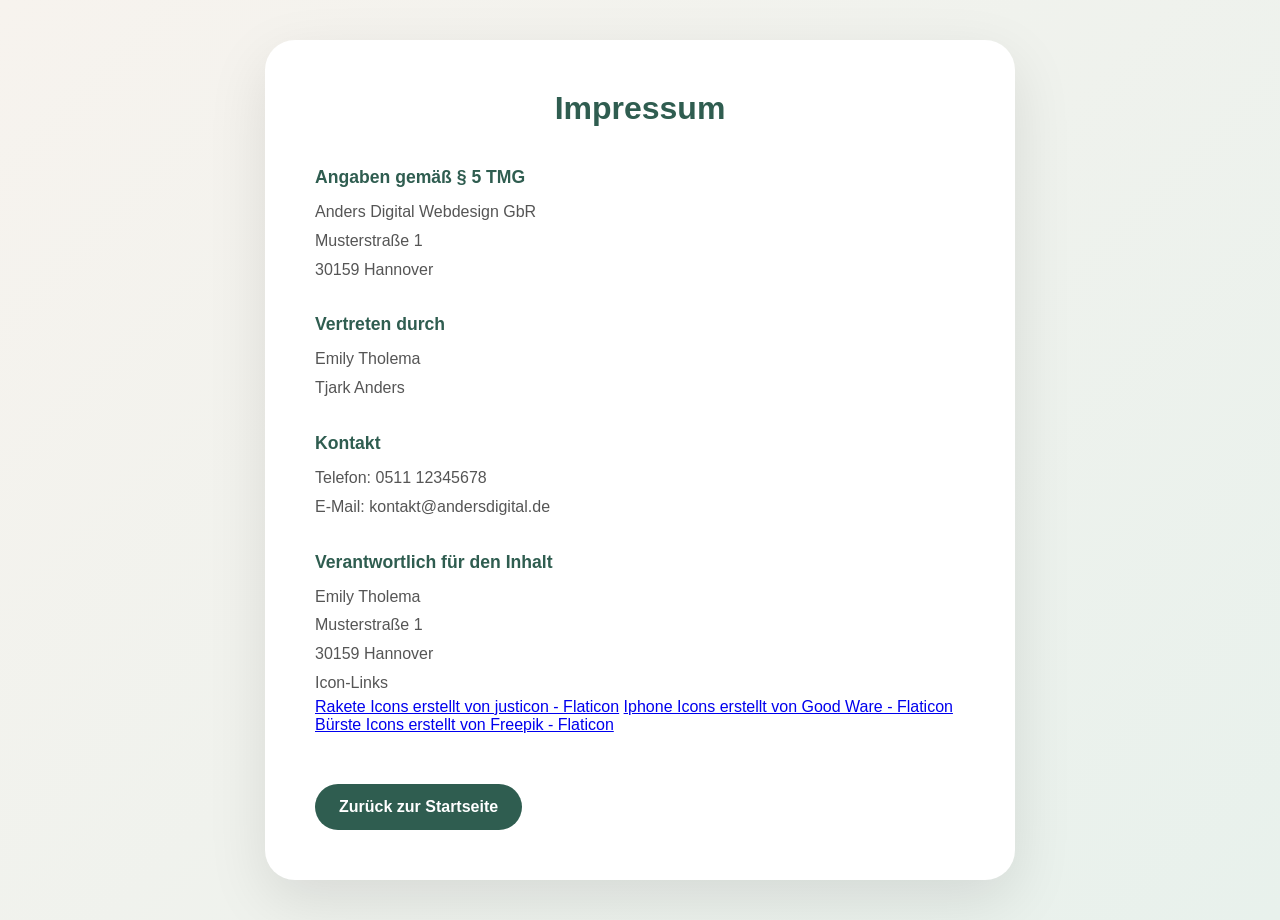
<file: impressum.html>
<!DOCTYPE html>
<html lang="de">

<head>
    <meta charset="UTF-8">
    <meta name="viewport" content="width=device-width, initial-scale=1.0">
    <title>Impressum | Anders Digital Webdesign GbR</title>

    <link rel="stylesheet" href="impressum.css">
</head>

<body>

    <main class="impressum-page">

        <div class="impressum-card">

            <h1>Impressum</h1>

            <section>
                <h2>Angaben gemäß § 5 TMG</h2>

                <p>
                    Anders Digital Webdesign GbR<br>
                    Musterstraße 1<br>
                    30159 Hannover
                </p>
            </section>

            <section>
                <h2>Vertreten durch</h2>

                <p>
                    Emily Tholema<br>
                    Tjark Anders
                </p>
            </section>

            <section>
                <h2>Kontakt</h2>

                <p>
                    Telefon: 0511 12345678<br>
                    E-Mail: kontakt@andersdigital.de
                </p>
            </section>

            <section>
                <h2>Verantwortlich für den Inhalt</h2>

                <p>
                    Emily Tholema<br>
                    Musterstraße 1<br>
                    30159 Hannover
                </p>

                <p>Icon-Links</p>
                <a href="https://www.flaticon.com/de/kostenlose-icons/rakete" title="rakete Icons">Rakete Icons erstellt
                    von justicon - Flaticon</a>
                <a href="https://www.flaticon.com/de/kostenlose-icons/iphone" title="iphone Icons">Iphone Icons erstellt
                    von Good Ware - Flaticon</a>
                <a href="https://www.flaticon.com/de/kostenlose-icons/burste" title="bürste Icons">Bürste Icons erstellt
                    von Freepik - Flaticon</a>
            </section>

            <a href="index.html" class="back-button">
                Zurück zur Startseite
            </a>

        </div>

    </main>

</body>

</html>
</file>
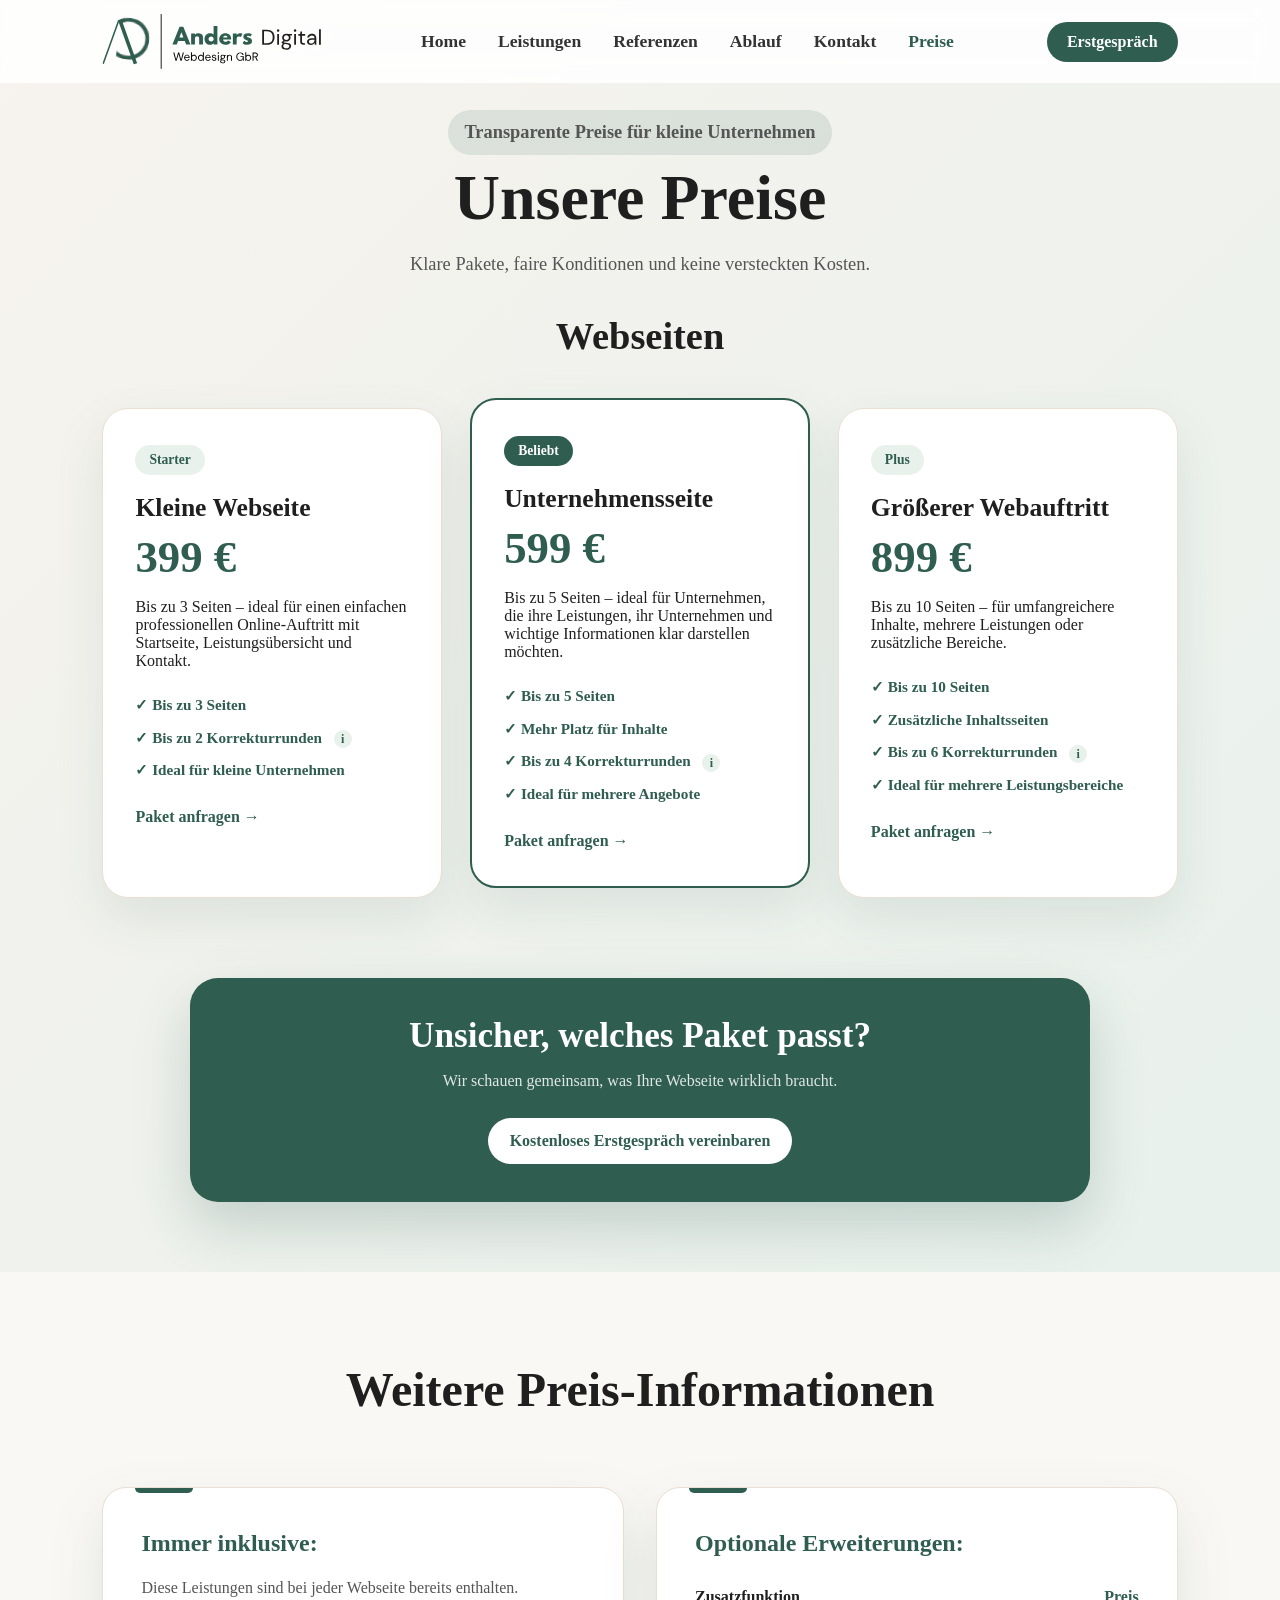
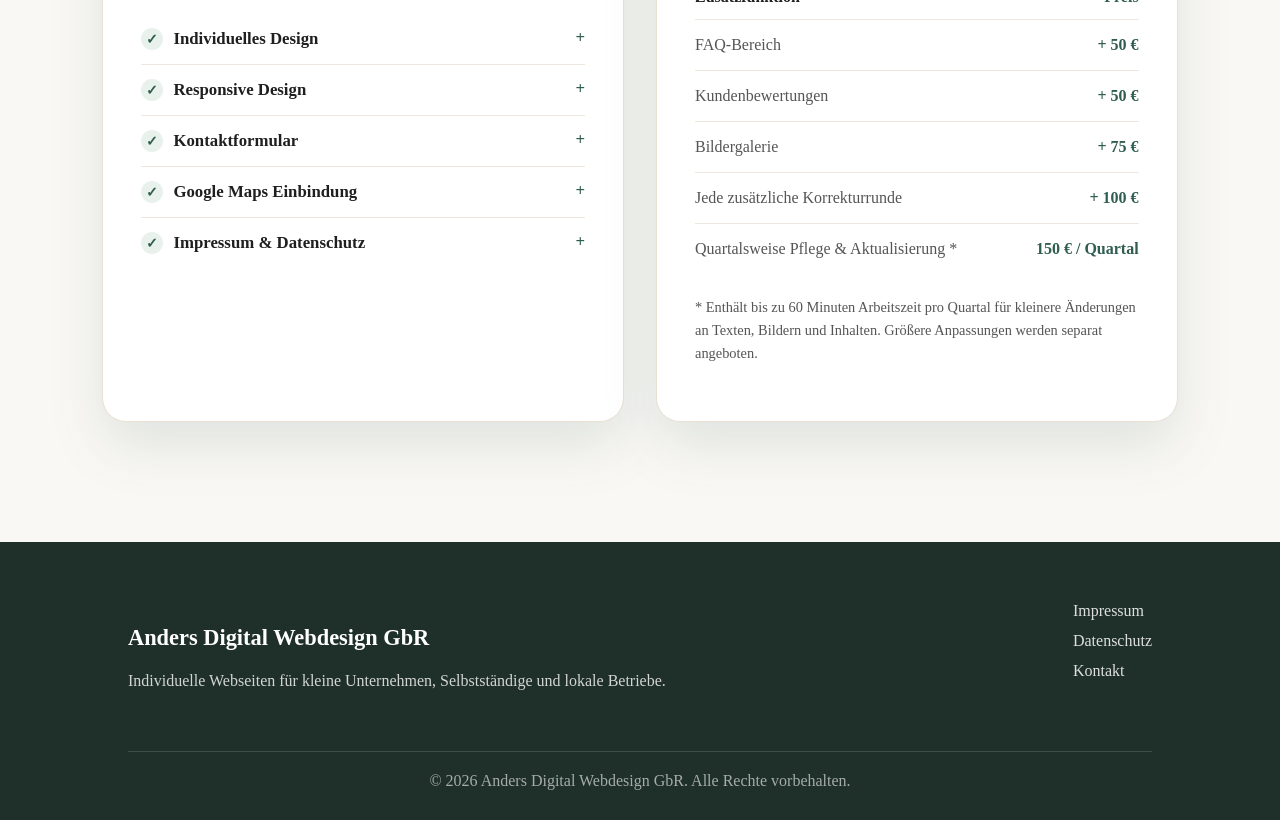
<file: preise.html>
<!DOCTYPE html>
<html lang="de">

<head>
    <meta charset="UTF-8">
    <meta name="viewport" content="width=device-width, initial-scale=1.0">
    <title>Titel</title>
    <link rel="stylesheet" href="./preise.css" />
    <link rel="stylesheet" href="./footer.css" />
</head>

<body>
    <!-- Navbar -->
    <header>
        <nav class="navbar">
            <a href="index.html" class="logo-container">
                <img src="images/Logo/PrimaryLogo.svg" alt="Anders Digital Logo">
            </a>

            <ul class="nav-links">
                <li><a href="index.html">Home</a></li>
                <li><a href="index.html#leistungen">Leistungen</a></li>
                <li><a href="index.html#referenzen">Referenzen</a></li>
                <li><a href="index.html#ablauf">Ablauf</a></li>
                <li><a href="index.html#kontakt">Kontakt</a></li>
                <li><a href="preise.html" class="active">Preise</a></li>

            </ul>

            <a href="index.html#kontakt" class="nav-btn">
                Erstgespräch
            </a>
        </nav>
    </header>

    <!-- HERO -->
    <main>
        <section class="hero">
            <p class="hero-badge">Transparente Preise für kleine Unternehmen</p>
            <h1>Unsere Preise</h1>
            <p>Klare Pakete, faire Konditionen und keine versteckten Kosten.</p>


            <div class="prices-section">
                <h2>Webseiten</h2>
                <div class="pricing-cards">
                    <div class="pricing-card">
                        <p class="package-label">Starter</p>

                        <h3>Kleine Webseite</h3>

                        <p class="price">399 €</p>

                        <p>
                            Bis zu 3 Seiten – ideal für einen einfachen professionellen
                            Online-Auftritt mit Startseite, Leistungsübersicht und Kontakt.
                        </p>

                        <ul class="package-features">
                            <li>✓ Bis zu 3 Seiten</li>
                            <li>✓ Bis zu 2 Korrekturrunden
                                <span class="info-tooltip" tabindex="0">
                                    i
                                    <span class="tooltip-text">
                                        Korrekturrunden geben Ihnen die Möglichkeit, nach dem Entwurf Änderungswünsche mitzuteilen.
                                    </span>
                                </span>
                            </li>
                            <li>✓ Ideal für kleine Unternehmen</li>
                        </ul>

                        <a href="index.html?paket=starter#kontakt" class="package-link">Paket anfragen →</a>
                    </div>

                    <div class="pricing-card featured">
                        <p class="package-label">Beliebt</p>

                        <h3>Unternehmensseite</h3>

                        <p class="price">599 €</p>

                        <p>
                            Bis zu 5 Seiten – ideal für Unternehmen, die ihre Leistungen,
                            ihr Unternehmen und wichtige Informationen klar darstellen möchten.
                        </p>

                        <ul class="package-features">
                            <li>✓ Bis zu 5 Seiten</li>
                            <li>✓ Mehr Platz für Inhalte</li>
                            <li>✓ Bis zu 4 Korrekturrunden
                                <span class="info-tooltip" tabindex="0">
                                    i
                                    <span class="tooltip-text">
                                        Korrekturrunden geben Ihnen die Möglichkeit, nach dem Entwurf Änderungswünsche mitzuteilen.
                                    </span>
                                </span>
                            </li>
                            <li>✓ Ideal für mehrere Angebote</li>
                        </ul>

                        <a href="index.html?paket=beliebt#kontakt" class="package-link">Paket anfragen →</a>
                    </div>

                    <div class="pricing-card">
                        <p class="package-label">Plus</p>

                        <h3>Größerer Webauftritt</h3>

                        <p class="price">899 €</p>

                        <p>
                            Bis zu 10 Seiten – für umfangreichere Inhalte, mehrere Leistungen oder zusätzliche Bereiche.
                        </p>

                        <ul class="package-features">
                            <li>✓ Bis zu 10 Seiten</li>
                            <li>✓ Zusätzliche Inhaltsseiten</li>
                            <li>✓ Bis zu 6 Korrekturrunden
                                <span class="info-tooltip" tabindex="0">
                                    i
                                    <span class="tooltip-text">
                                        Korrekturrunden geben Ihnen die Möglichkeit, nach dem Entwurf Änderungswünsche mitzuteilen.
                                    </span>
                                </span>
                            </li>
                            <li>✓ Ideal für mehrere Leistungsbereiche</li>
                        </ul>

                        <a href="index.html?paket=plus#kontakt" class="package-link">Paket anfragen →</a>
                    </div>
                </div>
            </div>

            <div class="price-cta">
                <h2>Unsicher, welches Paket passt?</h2>
                <p>Wir schauen gemeinsam, was Ihre Webseite wirklich braucht.</p>
                <a href="index.html#kontakt" class="btn primary">Kostenloses Erstgespräch vereinbaren</a>
            </div>
        </section>



        <section class="price-info">
            <h2>Weitere Preis-Informationen</h2>

            <div class="price-grid">
                <div class="included price-card">
                    <h3>Immer inklusive:</h3>
                    <p class="card-intro">
                        Diese Leistungen sind bei jeder Webseite bereits enthalten.
                    </p>

                    <div class="included-list">
                        <details>
                            <summary>Individuelles Design</summary>
                            <p> Wir gestalten die Webseite passend zu Ihrem Unternehmen, Ihren Farben und Ihrem
                                Auftreten.
                            </p>
                        </details>

                        <details>
                            <summary>Responsive Design</summary>
                            <p>Ihre Webseite funktioniert auf jedem Gerät zuverlässig und macht einen professionellen
                                Eindruck – egal ob auf dem Smartphone, Tablet oder Computer.</p>
                        </details>

                        <details>
                            <summary>Kontaktformular</summary>
                            <p>Machen Sie es potenziellen Kunden so einfach wie möglich, mit Ihnen in Kontakt zu treten.
                                Anfragen können direkt über die Webseite gesendet werden und landen sofort in Ihrem
                                Postfach.</p>
                        </details>

                        <details>
                            <summary>Google Maps Einbindung</summary>
                            <p>Erleichtern Sie Ihren Kunden die Anfahrt: Mit einer eingebundenen Karte sehen Besucher
                                sofort, wo Sie zu finden sind und wie sie Sie erreichen.</p>
                        </details>

                        <details>
                            <summary>Impressum & Datenschutz</summary>
                            <p>Wir binden Impressum und Datenschutzerklärung als eigene Seiten ein.
                                Die Inhalte können auf Wunsch mit einem Datenschutzgenerator vorbereitet und von Ihnen
                                geprüft werden.
                            </p>
                        </details>
                    </div>
                </div>



                <div class="extras price-card">
                    <h3>Optionale Erweiterungen:</h3>

                    <table>
                        <tr>
                            <th>Zusatzfunktion</th>
                            <th>Preis</th>
                        </tr>

                        <tr>
                            <td>FAQ-Bereich</td>
                            <td>+ 50 €</td>
                        </tr>

                        <tr>
                            <td>Kundenbewertungen</td>
                            <td>+ 50 €</td>
                        </tr>

                        <tr>
                            <td>Bildergalerie</td>
                            <td>+ 75 €</td>
                        </tr>

                        <tr>
                            <td>Jede zusätzliche Korrekturrunde</td>
                            <td>+ 100 €</td>
                        </tr>

                        <tr>
                            <td>Quartalsweise Pflege & Aktualisierung *</td>
                            <td>150 € / Quartal</td>
                        </tr>
                    </table>
                    <p class="price-note">
                        * Enthält bis zu 60 Minuten Arbeitszeit pro Quartal für kleinere Änderungen an Texten, Bildern
                        und
                        Inhalten. Größere Anpassungen werden separat angeboten.
                    </p>

                </div>

            </div>
        </section>
    </main>

    <!-- Footer-->
    <footer>

        <div class="footer-content">

            <div class="footer-info">
                <h3>Anders Digital Webdesign GbR</h3>

                <p>
                    Individuelle Webseiten für kleine Unternehmen,
                    Selbstständige und lokale Betriebe.
                </p>
            </div>

            <div class="footer-links">
                <a href="impressum.html">Impressum</a>
                <a href="datenschutz.html">Datenschutz</a>
                <a href="index.html#kontakt">Kontakt</a>
            </div>

        </div>

        <div class="footer-bottom">
            © 2026 Anders Digital Webdesign GbR. Alle Rechte vorbehalten.
        </div>

    </footer>
</body>

</html>
</file>
<file: impressum.css>
* {
    margin: 0;
    padding: 0;
    box-sizing: border-box; /* angegebene Breite enthält Padding und Border */
}

body {
    font-family: Arial, sans-serif;
    color: #333;
}

.impressum-page {
    min-height: 100vh; /* vh = Höhe des sichtbaren Browserbereichs */

    display: flex;
    justify-content: center;
    align-items: center;

    padding: 40px;

    background: linear-gradient(135deg,
            #f7f3ee,
            #e8f1ec);
}

.impressum-card {
    width: 100%;
    max-width: 750px;

    background: white;

    padding: 50px;

    border-radius: 30px;

    box-shadow:
        0 20px 60px rgba(0, 0, 0, 0.1);
}

.impressum-card h1 {
    text-align: center;
    margin-bottom: 40px;

    color: #2f5d50;
}

.impressum-card section {
    margin-bottom: 30px;
}

.impressum-card h2 {
    margin-bottom: 10px;

    font-size: 1.1rem;

    color: #2f5d50;
}

.impressum-card p {
    line-height: 1.8;
    color: #555;
}

.back-button {
    display: inline-block;

    margin-top: 20px;

    padding: 14px 24px;

    background: #2f5d50;
    color: white;

    text-decoration: none;

    border-radius: 999px;

    font-weight: 600;
}
</file>
<file: preise.css>
/* =========================
   GLOBAL
========================= */
body {
    margin: 0;
    padding: 0;
    font-family: Georgia, serif;
    color: #1f1f1f;
    background: #ffffff;
}

* {
    box-sizing: border-box;
}

/* =========================
   BUTTONS
========================= */
.btn {
    display: inline-block;
    padding: 14px 22px;
    border-radius: 999px;
    text-decoration: none;
    font-weight: 700;

    transition:
        background-color 0.25s ease,
        color 0.25s ease,
        transform 0.25s ease,
        box-shadow 0.25s ease;
}

.btn:hover {
    transform: translateY(-2px);
}

.btn.primary {
    background: #2f5d50;
    color: white;
}

.btn.primary:hover {
    background: #24493f;
    box-shadow: 0 10px 24px rgba(47, 93, 80, 0.25);
}

/* =========================
   HERO
========================= */
.hero {
    padding: 110px 8% 70px;
    text-align: center;
    background: linear-gradient(135deg, #f7f3ee, #e8f1ec);
}

.hero-badge {
    display: inline-block;
    margin-bottom: 18px;
    padding: 8px 16px;

    border-radius: 999px;
    background: rgba(47, 93, 80, 0.12);

    color: #2f5d50;
    font-weight: 700;
    font-size: 0.9rem;
}

.hero h1 {
    font-size: clamp(2.7rem, 5vw, 4.3rem);
    line-height: 1.05;
    margin: 9px 0 18px;
    color: #1f1f1f;
}

.hero > p {
    max-width: 650px;
    margin: 0 auto;

    font-size: 1.15rem;
    line-height: 1.6;
    color: #555;
}

/* =========================
   PRICE PACKAGES
========================= */
.prices-section {
    max-width: 1200px;
    margin: 0 auto;
    padding: 35px 0 45px;
}

.prices-section h2 {
    font-size: 2.4rem;
    margin: 0 0 30px;
    color: #1f1f1f;
}

.pricing-cards {
    max-width: 1100px;
    margin: 50px auto 0;

    display: grid;
    grid-template-columns: repeat(3, 1fr);
    gap: 28px;
}

.pricing-card {
    position: relative;

    background: #ffffff;
    border: 1px solid #e9dfd2;
    border-radius: 26px;

    padding: 36px 32px;
    text-align: left;

    box-shadow: 0 20px 50px rgba(47, 93, 80, 0.10);

    transition:
        transform 0.25s ease,
        box-shadow 0.25s ease,
        border-color 0.25s ease;
}

.pricing-card:hover {
    transform: translateY(-6px);
    box-shadow: 0 28px 65px rgba(47, 93, 80, 0.16);
}

.pricing-card.featured {
    border: 2px solid #2f5d50;
    transform: translateY(-10px);
}

.pricing-card.featured:hover {
    transform: translateY(-14px);
}

.package-label {
    display: inline-block;
    margin: 0 0 18px;
    padding: 7px 14px;

    border-radius: 999px;
    background: #e8f1ec;

    color: #2f5d50;
    font-weight: 700;
    font-size: 0.85rem;
}

.pricing-card.featured .package-label {
    background: #2f5d50;
    color: white;
}

.pricing-card h3 {
    font-size: 1.6rem;
    margin: 0 0 12px;
    color: #1f1f1f;
}

.price {
    margin: 0 0 18px;

    font-size: 2.8rem;
    line-height: 1;
    font-weight: 800;
    color: #2f5d50;
}

.pricing-card p:last-child {
    margin-bottom: 0;
    color: #555;
    line-height: 1.6;
}

.package-features {
    margin: 24px 0 0;
    padding: 0;
    list-style: none;

    display: grid;
    gap: 10px;

    color: #2f5d50;
    font-weight: 700;
    font-size: 0.95rem;
}

.package-features li {
    line-height: 1.5;
}

.package-link {
    display: inline-block;
    margin-top: 26px;

    color: #2f5d50;
    font-weight: 700;
    text-decoration: none;

    transition: 
        color 0.25s ease,
        transform 0.25s ease;
}

.package-link:hover {
    color: #24493f;
    transform: translateX(4px);
}

/* =========================
   TOOLTIP
========================= */
.pricing-card {
    position: relative;
    overflow: visible;
    z-index: 1;
}

.pricing-card:hover {
    z-index: 10;
}

.package-features,
.package-features li {
    overflow: visible;
}

.info-tooltip {
    position: relative;
    display: inline-flex;
    align-items: center;
    justify-content: center;

    width: 18px;
    height: 18px;
    margin-left: 8px;

    border-radius: 50%;
    background: #e8f1ec;
    color: #2f5d50;

    font-size: 0.75rem;
    font-weight: 700;
    line-height: 1;
    cursor: default;
    vertical-align: middle;
}

.tooltip-text {
    position: absolute;
    right: 0;
    bottom: calc(100% + 12px);

    width: 250px;
    padding: 12px 14px;
    border-radius: 12px;

    background: #1f1f1f;
    color: white;

    font-size: 0.85rem;
    font-weight: 400;
    line-height: 1.45;
    text-align: left;

    box-shadow: 0 12px 28px rgba(0, 0, 0, 0.18);

    opacity: 0;
    visibility: hidden;
    transition: 0.2s ease;

    z-index: 999;
}

.tooltip-text::after {
    content: "";
    position: absolute;
    top: 100%;
    right: 14px;

    border-width: 6px;
    border-style: solid;
    border-color: #1f1f1f transparent transparent transparent;
}

.info-tooltip:hover .tooltip-text,
.info-tooltip:focus .tooltip-text {
    opacity: 1;
    visibility: visible;
}



/* =========================
   CTA BOX
========================= */
.price-cta {
    max-width: 900px;
    margin: 35px auto 0;
    padding: 38px 36px;

    border-radius: 28px;
    background: #2f5d50;

    color: white;
    text-align: center;

    box-shadow: 0 24px 55px rgba(47, 93, 80, 0.22);
}

.price-cta h2 {
    margin: 0 0 12px;
    font-size: clamp(1.7rem, 3vw, 2.2rem);
}

.price-cta p {
    margin: 0 0 24px;
    color: rgba(255, 255, 255, 0.85);
    line-height: 1.6;
}

.price-cta .btn.primary {
    background: white;
    color: #2f5d50;
}

.price-cta .btn.primary:hover {
    background: #f7f3ee;
    box-shadow: 0 10px 24px rgba(0, 0, 0, 0.18);
}

/* =========================
   PRICE INFO SECTION
========================= */
.price-info {
    padding: 90px 8% 120px;
    background: #faf8f5;
    text-align: center;
}

.price-info h2 {
    font-size: clamp(2rem, 4vw, 3rem);
    margin: 0 0 70px;
    color: #1f1f1f;
}

.price-grid {
    max-width: 1200px;
    margin: 0 auto;

    display: grid;
    grid-template-columns: 1fr 1fr;
    gap: 32px;
}

/* Untere Info-Karten */
.price-card {
    position: relative;
    overflow: hidden;

    padding: 42px 38px;
    min-height: auto;

    border-radius: 24px;
    background: #ffffff;
    border: 1px solid #e9dfd2;

    text-align: left;

    box-shadow: 0 24px 55px rgba(47, 93, 80, 0.13);
}

.price-card::before {
    content: "";
    position: absolute;
    top: 0;
    left: 32px;

    width: 58px;
    height: 5px;

    background: #2f5d50;
    border-radius: 0 0 999px 999px;
}

.price-card h3 {
    margin: 0 0 18px;

    color: #2f5d50;
    font-size: 1.5rem;
}

.price-card p {
    color: #555;
    line-height: 1.6;
}

.card-intro {
    margin-top: 0;
    margin-bottom: 28px;
}


/* =========================
   INCLUDED DETAILS
========================= */
.included-list {
    display: grid;
    gap: 14px;
}

.included-list details {
    padding-bottom: 14px;
    border-bottom: 1px solid #eee7dd;
}

.included-list details:last-child {
    border-bottom: none;
}

.included-list summary {
    cursor: pointer;
    list-style: none;

    color: #1f1f1f;
    font-weight: 700;
    font-size: 1.05rem;
}

.included-list summary::-webkit-details-marker {
    display: none;
}

.included-list summary::before {
    content: "✓";

    display: inline-flex;
    align-items: center;
    justify-content: center;

    width: 22px;
    height: 22px;
    margin-right: 10px;

    border-radius: 50%;
    background: #e8f1ec;

    color: #2f5d50;
    font-size: 0.85rem;
}

.included-list summary::after {
    content: "+";
    float: right;

    color: #2f5d50;
    font-weight: 700;
}

.included-list details[open] summary::after {
    content: "–";
}

.included-list p {
    margin: 18px 0 0 34px;

    color: #555;
    line-height: 1.6;
}

/* =========================
   EXTRAS TABLE
========================= */
.extras table {
    width: 100%;
    border-collapse: collapse;
}

.extras th,
.extras td {
    padding: 13px 0;
    border-bottom: 1px solid #eee7dd;
}

.extras th {
    color: #1f1f1f;
    font-size: 1rem;
}

.extras td {
    color: #555;
    line-height: 1.5;
}

.extras td:last-child,
.extras th:last-child {
    text-align: right;
    font-weight: 700;
    color: #2f5d50;
}

.extras tr:last-child td {
    border-bottom: none;
}

.price-note {
    margin-top: 22px;

    font-size: 0.9rem;
    color: #666;
    line-height: 1.5;
}

/* =========================
   RESPONSIVE
========================= */
@media (max-width: 1000px) {
    .pricing-cards {
        grid-template-columns: 1fr;
        max-width: 620px;
    }

    .pricing-card.featured {
        transform: none;
    }

    .pricing-card.featured:hover {
        transform: translateY(-6px);
    }

    .price-grid {
        grid-template-columns: 1fr;
        max-width: 720px;
    }
}

@media (max-width: 700px) {
    .hero {
        padding: 120px 6% 60px;
    }

    .prices-section {
        padding: 40px 0 35px;
    }

    .pricing-card,
    .price-card {
        padding: 32px 26px;
    }

    .price-cta {
        padding: 32px 26px;
    }

    .price-info {
        padding: 70px 6% 90px;
    }

    .price {
        font-size: 2.4rem;
    }

    .extras th,
    .extras td {
        font-size: 0.95rem;
    }
}
</file>
<file: footer.css>
/* ----- NAVBAR ----- */
.navbar {
    position: fixed;
    top: 0;
    left: 0;
    width: 100%;

    box-sizing: border-box;
    padding: 14px 8%;


    display: flex;
    justify-content: space-between;
    align-items: center;

    background: rgba(255, 255, 255, 0.85);
    backdrop-filter: blur(12px);

    z-index: 1000;
}

.logo-container {
    display: flex;
    align-items: center;
    gap: 8px;
    text-decoration: none;
}

.logo-container img {
    height: 55px;
    width: auto;
    display: block;
}

.logo-text {
    display: flex;
    flex-direction: column;
}

.logo-text span {
    font-size: 1.45rem;
    font-weight: 800;
    color: #2f5d50;
}

.logo-text small {
    font-size: 0.72rem;
    letter-spacing: 1.6px;
    color: #666;
    text-transform: uppercase;
}

.nav-links {
    display: flex;
    gap: 32px;

    list-style: none;
    margin: 0;
    padding: 0;
}

.nav-links a {
    text-decoration: none;
    color: #333;
    font-weight: 600;
    font-size: 1.1rem;
    transition: 0.2s;
    line-height: 1;
}

.nav-links a:hover {
    color: #2f5d50;
    text-decoration: underline;
}

.nav-links a.active {
    color: #2f5d50;
}

.nav-btn {
    text-decoration: none;
    background: #2f5d50;
    color: white;
    padding: 12px 20px;
    border-radius: 999px;
    font-weight: 600;
    font-size: 1rem;
    line-height: 1;
}

/* ----- FOOTER ----- */
footer {
    background-color: #1f2f29;

    color: white;

    padding: 60px 10% 30px;

    margin-top: 0;
}

.footer-content {
    display: flex;
    justify-content: space-between;
    align-items: flex-start;
    gap: 50px;

    flex-wrap: wrap;
}

.footer-info h3 {
    margin-bottom: 15px;
    font-size: 1.4rem;
}

.footer-info p {
    color: rgba(255, 255, 255, 0.8);
    line-height: 1.8;
}

.footer-links {
    display: flex;
    flex-direction: column;
    gap: 12px;
}

.footer-links a {
    color: rgba(255, 255, 255, 0.85);
    text-decoration: none;

    transition: 0.2s;
}

.footer-links a:hover {
    color: white;
}

.footer-bottom {
    margin-top: 40px;
    padding-top: 20px;

    border-top: 1px solid rgba(255, 255, 255, 0.15);

    text-align: center;

    color: rgba(255, 255, 255, 0.6);
}
</file>
